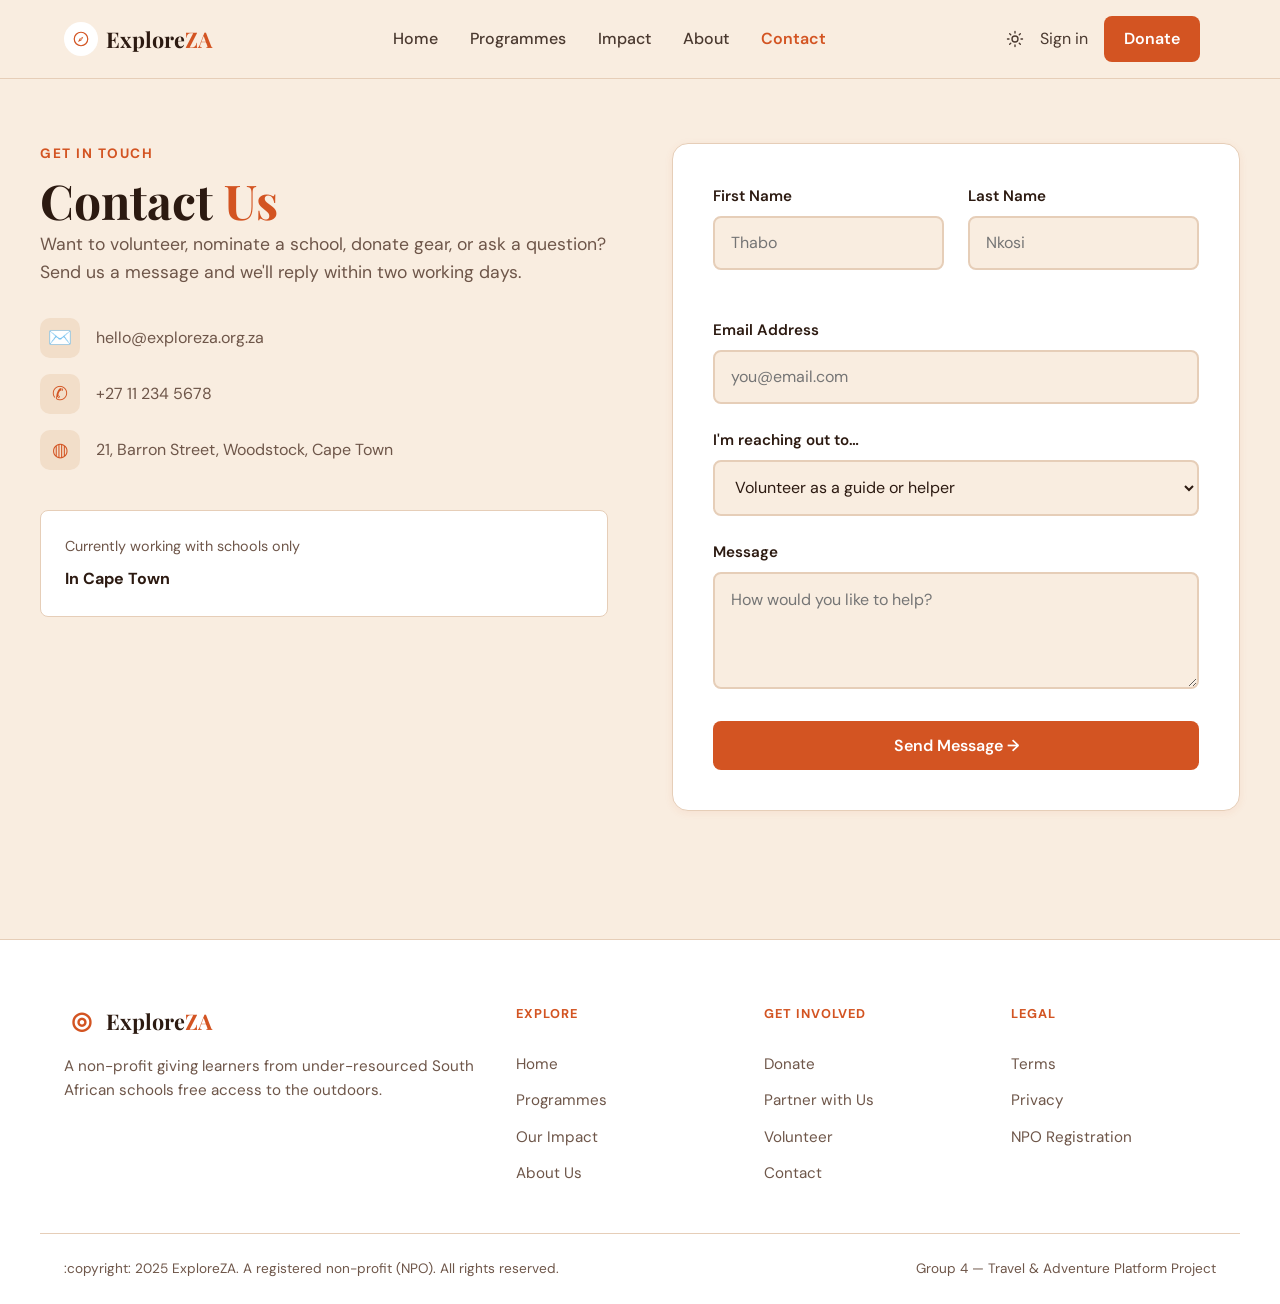
<file: contact.html>
<!DOCTYPE html>
<html lang="en" data-theme="dark">
<head>
<meta charset="UTF-8" />
<meta name="viewport" content="width=device-width, initial-scale=1.0" />
<title>Contact — ExploreZA</title>
<meta name="description" content="ExploreZA is a non-profit giving learners from under-resourced South African schools free access to the outdoors." />
<script>try{var t=localStorage.getItem('exploreza-theme');if(t)document.documentElement.setAttribute('data-theme',t);}catch(e){}</script>
<link rel="preconnect" href="https://fonts.googleapis.com" />
<link rel="preconnect" href="https://fonts.gstatic.com" crossorigin />
<link href="https://fonts.googleapis.com/css2?family=Playfair+Display:ital,wght@0,500;0,600;0,700;0,800;0,900;1,500;1,600&family=DM+Sans:ital,opsz,wght@0,9..40,400;0,9..40,500;0,9..40,600;0,9..40,700&family=DM+Mono:wght@400;500&display=swap" rel="stylesheet" />
<link rel="stylesheet" href="style1.css" />
</head>
<body data-active-page="contact">
  <header class="nav" id="topnav">
    <div class="nav__inner">
      <a href="index.html" class="brand" aria-label="ExploreZA home">
        <span class="brand__mark" aria-hidden="true">
          <svg viewBox="0 0 24 24" width="20" height="20" fill="none">
            <circle cx="12" cy="12" r="9" stroke="currentColor" stroke-width="1.6"/>
            <path d="M15 9l-2.2 4.8L8 16l2.2-4.8L15 9z" fill="currentColor"/>
            <circle cx="12" cy="12" r="1.1" fill="var(--bg)"/>
          </svg>
        </span>
        <span class="brand__word">Explore<span class="brand__za">ZA</span></span>
      </a>
      <nav class="nav__links" aria-label="Primary">
        <a class="nav__link" data-nav="home" href="index.html">Home</a>
        <a class="nav__link" data-nav="programmes" href="programmes.html">Programmes</a>
        <a class="nav__link" data-nav="impact" href="impact.html">Impact</a>
        <a class="nav__link" data-nav="about" href="about.html">About</a>
        <a class="nav__link active" data-nav="contact" href="contact.html">Contact</a>
      </nav>
      <div class="nav__actions">
        <button class="theme-toggle" id="themeToggle" aria-label="Toggle light and dark mode" title="Switch theme">
          <svg class="theme-toggle__sun" viewBox="0 0 24 24" width="18" height="18" fill="none" stroke="currentColor" stroke-width="1.8" stroke-linecap="round"><circle cx="12" cy="12" r="4"/><path d="M12 2v2M12 20v2M4.9 4.9l1.4 1.4M17.7 17.7l1.4 1.4M2 12h2M20 12h2M4.9 19.1l1.4-1.4M17.7 6.3l1.4-1.4"/></svg>
          <svg class="theme-toggle__moon" viewBox="0 0 24 24" width="18" height="18" fill="none" stroke="currentColor" stroke-width="1.8" stroke-linecap="round" stroke-linejoin="round"><path d="M21 12.8A9 9 0 1 1 11.2 3a7 7 0 0 0 9.8 9.8z"/></svg>
        </button>
        <a class="nav__signin" href="signin.html">Sign in</a>
        <a class="btn btn--primary nav__join" href="donate.html">Donate</a>
        <div class="nav__account" id="navAccount" hidden>
        </div>
        <button class="nav__burger" id="navBurger" aria-label="Open menu" aria-expanded="false"><span></span><span></span><span></span></button>
      </div>
    </div>
    <nav class="nav__mobile" id="navMobile" aria-label="Mobile">
      <a class="nav__link" href="index.html">Home</a>
      <a class="nav__link" href="programmes.html">Programmes</a>
      <a class="nav__link" href="impact.html">Impact</a>
      <a class="nav__link" href="about.html">About</a>
      <a class="nav__link" href="contact.html">Contact</a>
      <a class="nav__link" href="donate.html">Donate</a>
      <a class="nav__link" href="signin.html">Sign in</a>
    </nav>
  </header>
  <main id="main">
    <div class="container section contact">
      <div class="contact__intro">
        <span class="eyebrow">Get in touch</span>
        <h1 class="display-xl">Contact <span class="accent">Us</span></h1>
        <p>Want to volunteer, nominate a school, donate gear, or ask a question? Send us a message and we'll reply within two working days.</p>
        <ul class="contact__list">
          <li><span class="contact__ico">✉️</span> hello@exploreza.org.za</li>
          <li><span class="contact__ico">✆</span> +27 11 234 5678</li>
          <li><span class="contact__ico">◍</span> 21, Barron Street, Woodstock, Cape Town</li>
        </ul>
        <div class="contact__photo" aria-hidden="true">
          <span class="contact__photo-label"> Currently working with schools only </span>
          <strong>In Cape Town</strong>
        </div>
      </div>
      
      <form class="contact__form card" id="contactForm" novalidate>
        <div class="field-row">
          <div class="field"><label for="cFn">First Name</label><input id="cFn" type="text" placeholder="Thabo" required /></div>
          <div class="field"><label for="cLn">Last Name</label><input id="cLn" type="text" placeholder="Nkosi" required /></div>
        </div>
        <div class="field"><label for="cEmail2">Email Address</label><input id="cEmail2" type="email" placeholder="you@email.com" required /></div>
        <div class="field"><label for="cReason">I'm reaching out to…</label>
          <select id="cReason">
            <option>Volunteer as a guide or helper</option>
            <option>Nominate a school or learners</option>
            <option>Donate gear or transport</option>
            <option>Ask about corporate partnership</option>
            <option>Something else</option>
          </select>
        </div>
        <div class="field"><label for="cMsg2">Message</label><textarea id="cMsg2" rows="4" placeholder="How would you like to help?"></textarea></div>
        <button type="submit" class="btn btn--primary btn--block btn--lg">Send Message →</button>
        <p class="form__success" id="contactSuccess" hidden>✓ Thanks — your message has been sent. We'll be in touch soon.</p>
      </form>
    </div>
  </main>
  <footer class="footer" id="footer">
    <div class="container footer__inner">
      <div class="footer__brand">
        <a href="index.html" class="brand"><span class="brand__mark accent">◎</span> <span class="brand__word">Explore<span class="brand__za">ZA</span></span></a>
        <p>A non-profit giving learners from under-resourced South African schools free access to the outdoors.</p>
      </div>
      <nav class="footer__col">
        <span class="footer__head">Explore</span>
        <a class="footer__link" href="index.html">Home</a>
        <a class="footer__link" href="programmes.html">Programmes</a>
        <a class="footer__link" href="impact.html">Our Impact</a>
        <a class="footer__link" href="about.html">About Us</a>
      </nav>
      <nav class="footer__col">
        <span class="footer__head">Get Involved</span>
        <a class="footer__link" href="donate.html">Donate</a>
        <a class="footer__link" href="donate.html#partner">Partner with Us</a>
        <a class="footer__link" href="contact.html">Volunteer</a>
        <a class="footer__link" href="contact.html">Contact</a>
      </nav>
      <nav class="footer__col">
        <span class="footer__head">Legal</span>
        <a class="footer__link" href="terms.html">Terms</a>
        <a class="footer__link" href="privacy.html">Privacy</a>
        <a class="footer__link" href="contact.html">NPO Registration</a>
      </nav>
    </div>
    <div class="container footer__bottom">
      <span>:copyright: 2025 ExploreZA. A registered non-profit (NPO). All rights reserved.</span>
      <span>Group 4 — Travel &amp; Adventure Platform Project</span>
    </div>
  </footer>

<div class="toast" id="toast" hidden></div>
<script>
// light and dark mode
const themeToggles = document.querySelectorAll('#themeToggle, #theme-toggle');
const html = document.documentElement;

// Get saved theme or system preference
const savedTheme = localStorage.getItem('exploreza-theme') ||
(window.matchMedia('(prefers-color-scheme: dark)').matches ? 'dark' : 'light');

function setTheme(theme) {
html.setAttribute('data-theme', theme);
localStorage.setItem('exploreza-theme', theme);

// Update all sun/moon icons on page
document.querySelectorAll('.theme-toggle__sun, #sun-icon').forEach(icon => {
icon.style.display = theme === 'dark' ? 'none' : 'block';
});
document.querySelectorAll('.theme-toggle__moon, #moon-icon').forEach(icon => {
icon.style.display = theme === 'dark' ? 'block' : 'none';
});
}

// Set initial theme on load
setTheme(savedTheme);

// Add click listener to ALL toggle buttons
themeToggles.forEach(toggle => {
toggle.addEventListener('click', () => {
const currentTheme = html.getAttribute('data-theme');
setTheme(currentTheme === 'dark' ? 'light' : 'dark');
});
});

// mobile menu toggle
const navBurger = document.getElementById('navBurger');
const mobileMenuBtn = document.getElementById('mobile-menu-btn');
const closeMenuBtn = document.getElementById('close-menu');
const mobileMenu = document.getElementById('navMobile') || document.getElementById('mobile-menu');

function toggleMobileMenu() {
if (mobileMenu) {
mobileMenu.classList.toggle('active');
const isOpen = mobileMenu.classList.contains('active');
if (navBurger) navBurger.setAttribute('aria-expanded', isOpen);
}
}

if (navBurger) navBurger.addEventListener('click', toggleMobileMenu);
if (mobileMenuBtn) mobileMenuBtn.addEventListener('click', toggleMobileMenu);
if (closeMenuBtn) closeMenuBtn.addEventListener('click', toggleMobileMenu);

// Close menu when clicking links
document.querySelectorAll('#navMobile a, #mobile-menu a').forEach(link => {
link.addEventListener('click', () => {
if (mobileMenu) mobileMenu.classList.remove('active');
});
});



// smooth scroll
document.querySelectorAll('a[href^="#"]').forEach(anchor => {
anchor.addEventListener('click', function (e) {
const href = this.getAttribute('href');
if (href === '#') return;
e.preventDefault();
const target = document.querySelector(href);
if (target) {
target.scrollIntoView({
behavior: 'smooth',
block: 'start'
});
}
});
});




// Frequency toggle
const freqBtns = document.querySelectorAll('.freq');
freqBtns.forEach(btn => {
btn.addEventListener('click', () => {
freqBtns.forEach(b => b.classList.remove('freq--active'));
btn.classList.add('freq--active');
});
});


// toaster helper
function showToast(message) {
const toast = document.getElementById('toast');
if (toast) {
toast.textContent = message;
toast.hidden = false;
setTimeout(() => toast.hidden = true, 3000);
}
}
</script>

</body>
</html>
</file>
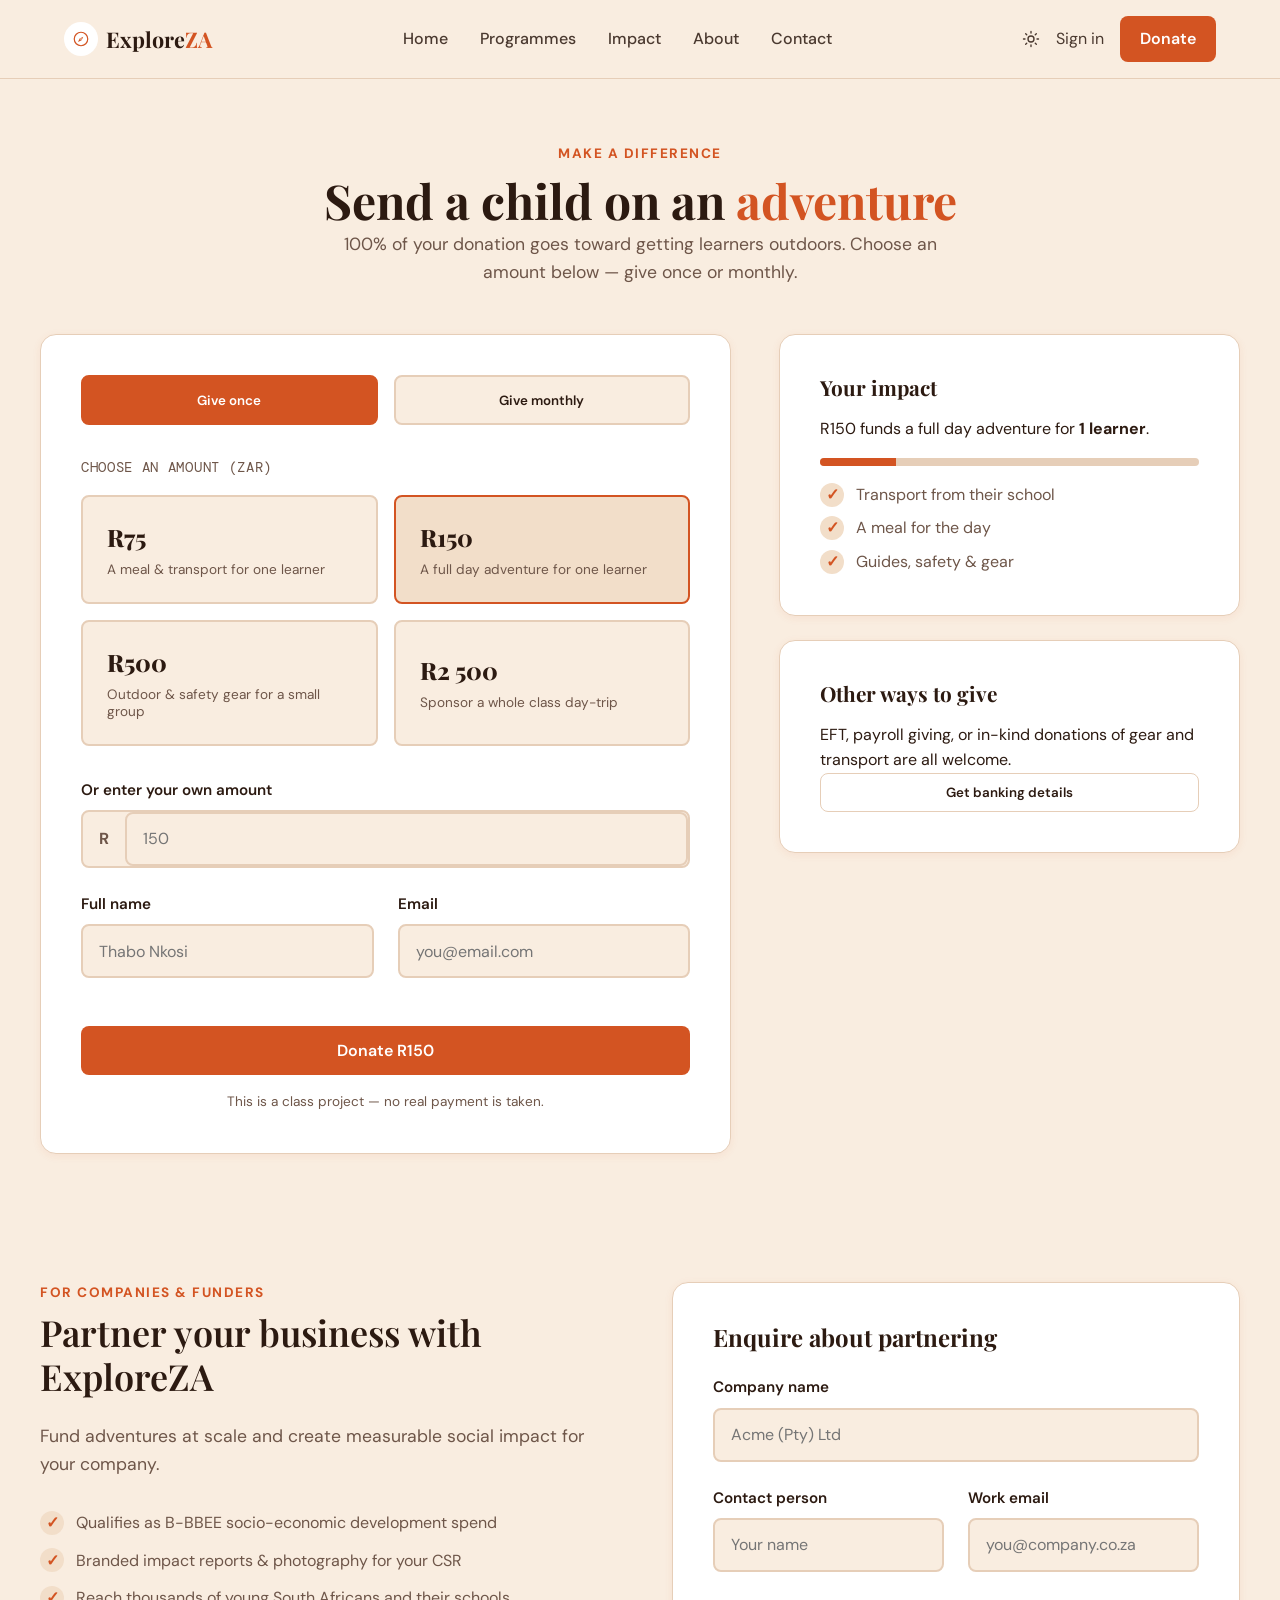
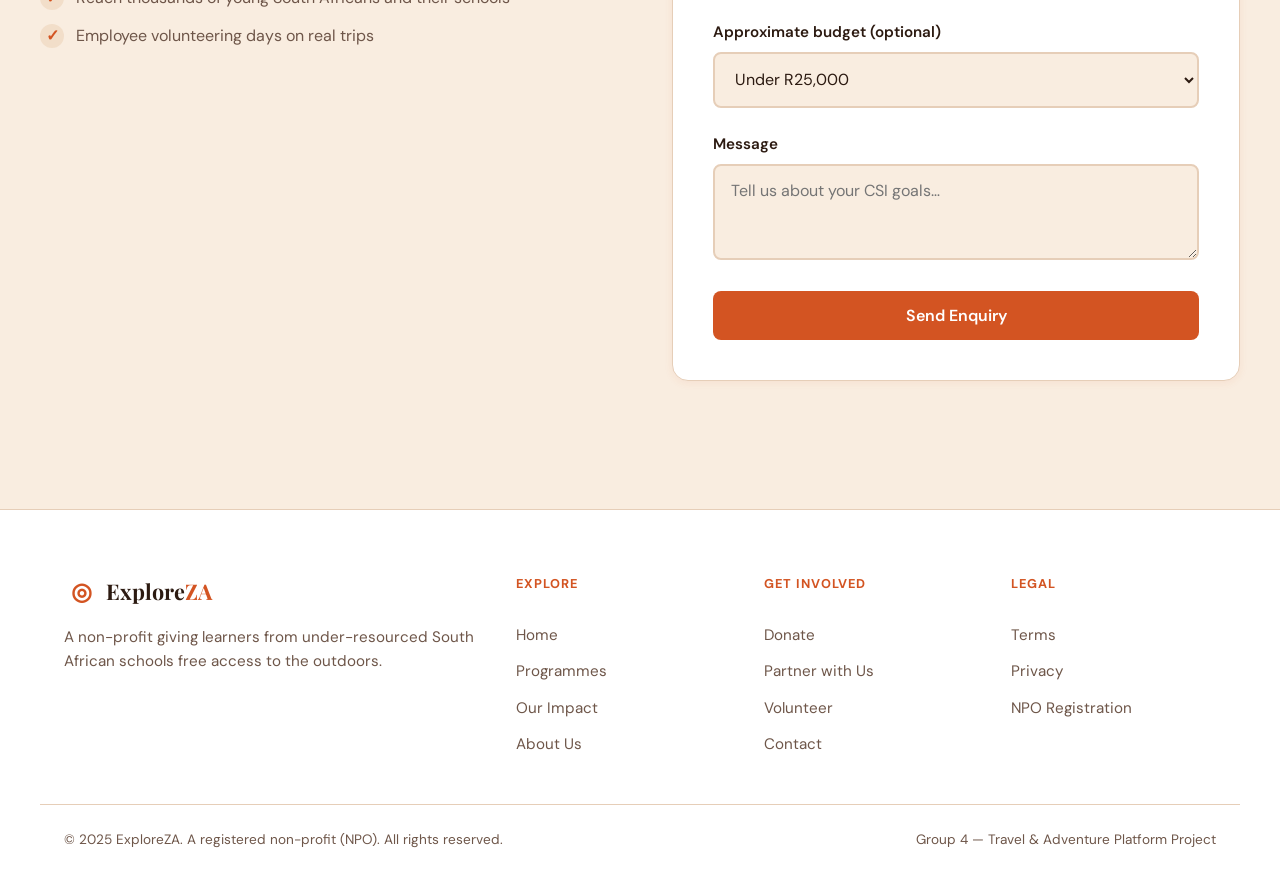
<file: donate.html>
<!DOCTYPE html>
<html lang="en" data-theme="dark">
<head>
<meta charset="UTF-8" />
<meta name="viewport" content="width=device-width, initial-scale=1.0" />
<title>Donate — ExploreZA</title>
<meta name="description" content="ExploreZA is a non-profit giving learners from under-resourced South African schools free access to the outdoors." />
<script>try{var t=localStorage.getItem('exploreza-theme');if(t)document.documentElement.setAttribute('data-theme',t);}catch(e){}</script>
<link rel="preconnect" href="https://fonts.googleapis.com" />
<link rel="preconnect" href="https://fonts.gstatic.com" crossorigin />
<link href="https://fonts.googleapis.com/css2?family=Playfair+Display:ital,wght@0,500;0,600;0,700;0,800;0,900;1,500;1,600&family=DM+Sans:ital,opsz,wght@0,9..40,400;0,9..40,500;0,9..40,600;0,9..40,700&family=DM+Mono:wght@400;500&display=swap" rel="stylesheet" />
<link rel="stylesheet" href="style1.css" />
</head>
<body data-active-page="donate">
<header class="nav" id="topnav">
  <div class="nav__inner">
    <a href="index.html" class="brand" aria-label="ExploreZA home">
      <span class="brand__mark" aria-hidden="true">
        <svg viewBox="0 0 24 24" width="20" height="20" fill="none">
          <circle cx="12" cy="12" r="9" stroke="currentColor" stroke-width="1.6"/>
          <path d="M15 9l-2.2 4.8L8 16l2.2-4.8L15 9z" fill="currentColor"/>
          <circle cx="12" cy="12" r="1.1" fill="var(--bg)"/>
        </svg>
      </span>
      <span class="brand__word">Explore<span class="brand__za">ZA</span></span>
    </a>
    <nav class="nav__links" aria-label="Primary">
      <a class="nav__link" data-nav="home" href="index.html">Home</a>
      <a class="nav__link" data-nav="programmes" href="programmes.html">Programmes</a>
      <a class="nav__link" data-nav="impact" href="impact.html">Impact</a>
      <a class="nav__link" data-nav="about" href="about.html">About</a>
      <a class="nav__link" data-nav="contact" href="contact.html">Contact</a>
    </nav>
    <div class="nav__actions">
      <button class="theme-toggle" id="themeToggle" aria-label="Toggle light and dark mode" title="Switch theme">
        <svg class="theme-toggle__sun" viewBox="0 0 24 24" width="18" height="18" fill="none" stroke="currentColor" stroke-width="1.8" stroke-linecap="round"><circle cx="12" cy="12" r="4"/><path d="M12 2v2M12 20v2M4.9 4.9l1.4 1.4M17.7 17.7l1.4 1.4M2 12h2M20 12h2M4.9 19.1l1.4-1.4M17.7 6.3l1.4-1.4"/></svg>
        <svg class="theme-toggle__moon" viewBox="0 0 24 24" width="18" height="18" fill="none" stroke="currentColor" stroke-width="1.8" stroke-linecap="round" stroke-linejoin="round"><path d="M21 12.8A9 9 0 1 1 11.2 3a7 7 0 0 0 9.8 9.8z"/></svg>
      </button>
      <a class="nav__signin" href="signin.html">Sign in</a>
      <a class="btn btn--primary nav__join" href="donate.html">Donate</a>
      <button class="nav__burger" id="navBurger" aria-label="Open menu" aria-expanded="false"><span></span><span></span></button>
    </div>
  </div>
  <nav class="nav__mobile" id="navMobile" aria-label="Mobile">
    <a class="nav__link" href="index.html">Home</a>
    <a class="nav__link" href="programmes.html">Programmes</a>
    <a class="nav__link" href="impact.html">Impact</a>
    <a class="nav__link" href="about.html">About</a>
    <a class="nav__link" href="contact.html">Contact</a>
    <a class="nav__link" href="donate.html">Donate</a>
    <a class="nav__link" href="signin.html">Sign in</a>
  </nav>
</header>

<main id="main">
  <div class="container section">
    <div class="section__head center">
      <span class="eyebrow">Make a difference</span>
      <h1 class="display-xl">Send a child on an <span class="accent">adventure</span></h1>
      <p class="section__sub">100% of your donation goes toward getting learners outdoors. Choose an amount below — give once or monthly.</p>
    </div>

    <div class="donate">
      <form class="donate__form card" id="donateForm" novalidate>
        <div class="donate__freq" id="donateFreq">
          <button type="button" class="freq freq--active" data-freq="once">Give once</button>
          <button type="button" class="freq" data-freq="monthly">Give monthly</button>
        </div>

        <span class="mono-label">Choose an amount (ZAR)</span>
        <div class="tiers" id="tiers">
          <button type="button" class="tier" data-amount="75"><strong>R75</strong><em>A meal &amp; transport for one learner</em></button>
          <button type="button" class="tier tier--active" data-amount="150"><strong>R150</strong><em>A full day adventure for one learner</em></button>
          <button type="button" class="tier" data-amount="500"><strong>R500</strong><em>Outdoor &amp; safety gear for a small group</em></button>
          <button type="button" class="tier" data-amount="2500"><strong>R2 500</strong><em>Sponsor a whole class day-trip</em></button>
        </div>

        <div class="field">
          <label for="customAmt">Or enter your own amount</label>
          <div class="amount-input">
            <span>R</span>
            <input id="customAmt" type="number" min="10" inputmode="numeric" placeholder="150" />
          </div>
        </div>

        <div class="field-row">
          <div class="field"><label for="dName">Full name</label><input id="dName" type="text" placeholder="Thabo Nkosi" required /></div>
          <div class="field"><label for="dEmail">Email</label><input id="dEmail" type="email" placeholder="you@email.com" required /></div>
        </div>

        <button type="submit" class="btn btn--primary btn--block btn--lg" id="donateBtn">Donate R150</button>
        <p class="donate__note">This is a class project — no real payment is taken.</p>
        <p class="form__success" id="donateSuccess" hidden></p>
      </form>

      <aside class="donate__aside">
        <div class="card impact-card">
          <h3>Your impact</h3>
          <p id="impactLine">R150 funds a full day adventure for <strong>1 learner</strong>.</p>
          <div class="impact-bar"><span id="impactFill"></span></div>
          <ul class="ticklist ticklist--tight">
            <li>Transport from their school</li>
            <li>A meal for the day</li>
            <li>Guides, safety &amp; gear</li>
          </ul>
        </div>
        <div class="card give-ways">
          <h3>Other ways to give</h3>
          <p>EFT, payroll giving, or in-kind donations of gear and transport are all welcome.</p>
          <button class="btn btn--ghost btn--block" data-page="contact">Get banking details</button>
        </div>
      </aside>
    </div>
  </div>

  <div class="container section" id="partner">
    <div class="partner">
      <div class="partner__text">
        <span class="eyebrow">For companies &amp; funders</span>
        <h2 class="display-lg">Partner your business with ExploreZA</h2>
        <p>Fund adventures at scale and create measurable social impact for your company.</p>
        <ul class="ticklist">
          <li>Qualifies as B-BBEE socio-economic development spend</li>
          <li>Branded impact reports &amp; photography for your CSR</li>
          <li>Reach thousands of young South Africans and their schools</li>
          <li>Employee volunteering days on real trips</li>
        </ul>
      </div>
      <form class="partner__form card" id="partnerForm" novalidate>
        <h3>Enquire about partnering</h3>
        <div class="field"><label for="pCompany">Company name</label><input id="pCompany" type="text" placeholder="Acme (Pty) Ltd" required /></div>
        <div class="field-row">
          <div class="field"><label for="pName">Contact person</label><input id="pName" type="text" placeholder="Your name" required /></div>
          <div class="field"><label for="pEmail">Work email</label><input id="pEmail" type="email" placeholder="you@company.co.za" required /></div>
        </div>
        <div class="field"><label for="pBudget">Approximate budget (optional)</label>
          <select id="pBudget">
            <option>Under R25,000</option>
            <option>R25,000 – R100,000</option>
            <option>R100,000 – R500,000</option>
            <option>R500,000+</option>
          </select>
        </div>
        <div class="field"><label for="pMsg">Message</label><textarea id="pMsg" rows="3" placeholder="Tell us about your CSI goals…"></textarea></div>
        <button type="submit" class="btn btn--primary btn--block btn--lg">Send Enquiry</button>
        <p class="form__success" id="partnerSuccess" hidden>✓ Thank you — our partnerships team will be in touch.</p>
      </form>
    </div>
  </div>
</main>

<footer class="footer" id="footer">
  <div class="container footer__inner">
    <div class="footer__brand">
      <a href="index.html" class="brand"><span class="brand__mark accent">◎</span> <span class="brand__word">Explore<span class="brand__za">ZA</span></span></a>
      <p>A non-profit giving learners from under-resourced South African schools free access to the outdoors.</p>
    </div>
    <nav class="footer__col">
      <span class="footer__head">Explore</span>
      <a class="footer__link" href="index.html">Home</a>
      <a class="footer__link" href="programmes.html">Programmes</a>
      <a class="footer__link" href="impact.html">Our Impact</a>
      <a class="footer__link" href="about.html">About Us</a>
    </nav>
    <nav class="footer__col">
      <span class="footer__head">Get Involved</span>
      <a class="footer__link" href="donate.html">Donate</a>
      <a class="footer__link" href="donate.html#partner">Partner with Us</a>
      <a class="footer__link" href="contact.html">Volunteer</a>
      <a class="footer__link" href="contact.html">Contact</a>
    </nav>
    <nav class="footer__col">
      <span class="footer__head">Legal</span>
      <a class="footer__link" href="terms.html">Terms</a>
      <a class="footer__link" href="privacy.html">Privacy</a>
      <a class="footer__link" href="contact.html">NPO Registration</a>
    </nav>
  </div>
  <div class="container footer__bottom">
    <span>© 2025 ExploreZA. A registered non-profit (NPO). All rights reserved.</span>
    <span>Group 4 — Travel &amp; Adventure Platform Project</span>
  </div>
</footer>

<div class="toast" id="toast" hidden></div>
<script>
// light and dark mode
const themeToggles = document.querySelectorAll('#themeToggle, #theme-toggle');
const html = document.documentElement;

// Get saved theme or system preference
const savedTheme = localStorage.getItem('exploreza-theme') ||
(window.matchMedia('(prefers-color-scheme: dark)').matches ? 'dark' : 'light');

function setTheme(theme) {
html.setAttribute('data-theme', theme);
localStorage.setItem('exploreza-theme', theme);

// Update all sun/moon icons on page
document.querySelectorAll('.theme-toggle__sun, #sun-icon').forEach(icon => {
icon.style.display = theme === 'dark' ? 'none' : 'block';
});
document.querySelectorAll('.theme-toggle__moon, #moon-icon').forEach(icon => {
icon.style.display = theme === 'dark' ? 'block' : 'none';
});
}

// Set initial theme on load
setTheme(savedTheme);

// Add click listener to ALL toggle buttons
themeToggles.forEach(toggle => {
toggle.addEventListener('click', () => {
const currentTheme = html.getAttribute('data-theme');
setTheme(currentTheme === 'dark' ? 'light' : 'dark');
});
});

//mobile menu toggle
</file>
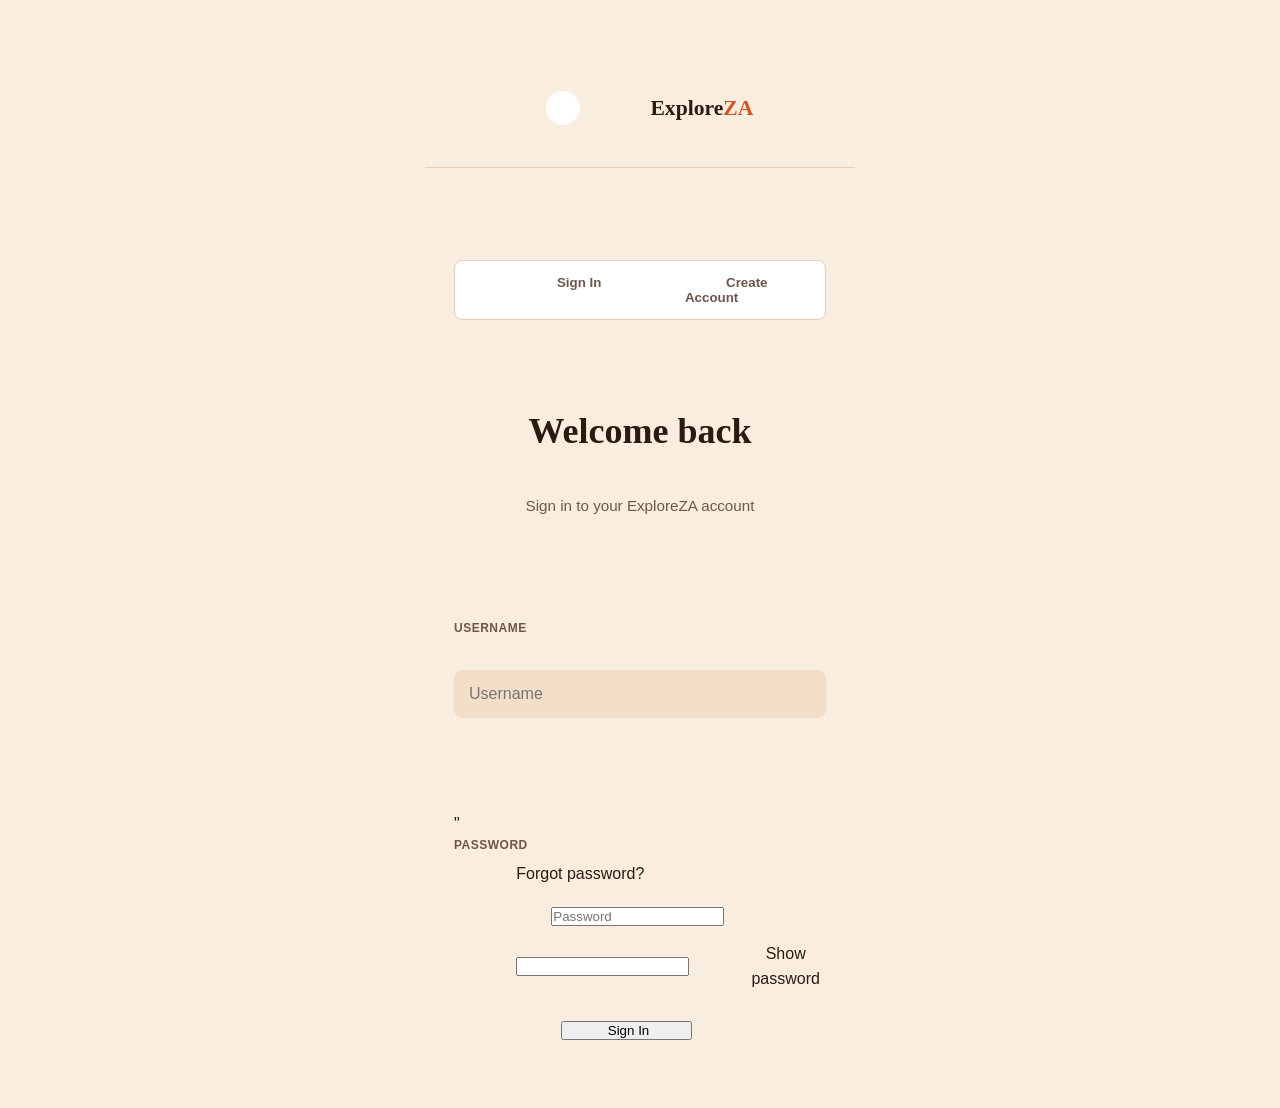
<file: sign-in.html>
<!doctype html>
<html lang="en" data-theme="light">
  <head>
    <meta charset="utf-8" />
    <meta name="viewport" content="width=device-width, initial-scale=1" />
    <title>Sign In / Register — ExploreZA</title>
    <link rel="preconnect" href="https://fonts.googleapis.com" />
    <link rel="preconnect" href="https://fonts.gstatic.com" crossorigin />
    <link
      href="https://fonts.googleapis.com/css2?family=Playfair+Display:wght@600;700&family=DM+Sans:wght@400;500;700&display=swap"
      rel="stylesheet"
    />
    <link rel="stylesheet" href="style-2.css" />
    <script>
      try {
        var t = localStorage.getItem("exploreza-theme");
        if (t) document.documentElement.setAttribute("data-theme", t);
      } catch (e) {}
    </script>
  </head>
  <body class="login-body">
    <header class="nav" id="topnav">
      <div class="nav__inner container">
        <a href="index.html" class="brand" aria-label="ExploreZA home">
          <span class="brand__mark" aria-hidden="true">
            <svg viewBox="0 0 24 24" width="20" height="20" fill="none">
              <circle
                cx="12"
                cy="12"
                r="9"
                stroke="currentColor"
                stroke-width="1.6"
              />
              <path d="M15 9l-2.2 4.8L8 16l2.2-4.8L15 9z" fill="currentColor" />
              <circle cx="12" cy="12" r="1.1" fill="var(--bg)" />
            </svg>
          </span>
          <span class="brand__word"
            >Explore<span class="brand__za">ZA</span></span
          >
        </a>
      </div>
    </header>

    <div class="auth-wrapper">
      <!-- UI Sliding Toggle Track Matching Screenshot -->
      <div class="auth-toggle">
        <button
          id="tab-signin"
          class="active"
          onclick="switchAuthTab('signin')"
        >
          Sign In
        </button>
        <button id="tab-signup" onclick="switchAuthTab('signup')">
          Create Account
        </button>
      </div>

      <!-- Sign In Segment View -->
      <div id="form-signin-container">
        <h1>Welcome back</h1>
        <p class="auth-subtitle">Sign in to your ExploreZA account</p>

        <form
          id="login-form"
          action=""
          method="post"
          onsubmit="validateLogin(event)"
        >
          <div class="tbox">
            <label for="uname">Username</label>
            <input id="uname" type="text" placeholder="Username" required />
          </div>
          <div class="tbox">
            <div
              style="display: flex; justify-content: space-between ; align-items: center;"></div>"
              <label for="pwd">Password</label>
              <a
                class="forgot-link"
                href="#"
                style="font-size: 0.75rem; margin-bottom: 6px"
                >Forgot password?</a
              >
            </div>
            <input id="pwd" type="password" placeholder="Password" required />
            <div class="password-toggle">
              <input
                type="checkbox"
                id="showPwd"
                onchange="togglePasswordVisibility()"
              />
              <label for="showPwd">Show password</label>
            </div>
          </div>
          <button
            class="btn btn--primary"
            type="submit"
            style="margin-top: 12px"
          >
            Sign In
          </button>
        </form>
      </div>

      <!-- Create Account Segment View -->
      <div id="form-signup-container" style="display: none">
        <h1>Join the journey</h1>
        <p class="auth-subtitle">Create an account to start exploring</p>

        <form id="register-form" onsubmit="validateRegister(event)">
          <div class="tbox">
            <label for="reg-name">Full Name</label>
            <input id="reg-name" type="text" placeholder="Your Name" required />
          </div>
          <div class="tbox">
            <label for="reg-email">Email Address</label>
            <input
              id="reg-email"
              type="email"
              placeholder="you@example.com"
              required
            />
          </div>
          <div class="tbox">
            <label for="reg-pwd">Password</label>
            <input
              id="reg-pwd"
              type="password"
              placeholder="Create Password"
              required
            />
          </div>
          <button
            class="btn btn--primary"
            type="submit"
            style="margin-top: 12px"
          >
            Create Account
          </button>
        </form>
      </div>
    </div>

    <!-- Intact Alert Modal Block -->
    <div class="modal">
      <div class="modal-header">
        <img
          src="alert_icon.png"
          alt=""
          onerror="this.style.display = 'none'"
        />
      </div>
      <p>Incorrect username or password</p>
      <button
        class="btn btn--primary"
        type="button"
        onclick="dismissModal()"
        style="margin-top: 16px"
      >
        TRY AGAIN
      </button>
    </div>

    <script>
      function switchAuthTab(type) {
        const signInBox = document.getElementById("form-signin-container");
        const signUpBox = document.getElementById("form-signup-container");
        const tabSignIn = document.getElementById("tab-signin");
        const tabSignUp = document.getElementById("tab-signup");

        if (type === "signin") {
          signInBox.style.display = "block";
          signUpBox.style.display = "none";
          tabSignIn.classList.add("active");
          tabSignUp.classList.remove("active");
        } else {
          signInBox.style.display = "none";
          signUpBox.style.display = "block";
          tabSignIn.classList.remove("active");
          tabSignUp.classList.add("active");
        }
      }

      function validateLogin(event) {
        event.preventDefault(); // Stop raw submission reloads
        var username = document.getElementById("uname").value;
        var password = document.getElementById("pwd").value;

        if (username === "ExploreZA" && password === "exploreza123") {
          window.location.href = "index.html";
        } else {
          document.querySelector(".modal").style.display = "block";
        }
      }

      function validateRegister(event) {
        event.preventDefault();
        window.location.href = "index.html";
      }

      function togglePasswordVisibility() {
        const passwordInput = document.getElementById("pwd");
        const showPassword = document.getElementById("showPwd").checked;
        passwordInput.type = showPassword ? "text" : "password";
      }

      function dismissModal() {
        document.querySelector(".modal").style.display = "none";
      }
    </script>
  </body>
</html>
</file>
<file: style1.css>
@import url('https://fonts.googleapis.com/css2?family=Playfair+Display:ital,wght@0,500;0,600;0,700;0,800;0,900;1,500;1,600&family=DM+Sans:ital,opsz,wght@0,9..40,400;0,9..40,500;0,9..40,600;0,9..40,700&family=DM+Mono:wght@400;500&display=swap');

:root {
  /* CSS colors */
  --bg: #f9ede0;
  --surface: #ffffff;
  --surface-muted: #f2dec9;
  --text: #2c1a11;
  --text-muted: #6e5649;
  --text-light: #6e5649;
  --text-white: #ffffff;
  --primary: #d35422;
  --primary-hover: #b84318;
  --primary-light: #e66734;
  --border: #e6ceb8;
  --border-light: #f2dec9;
  --font-display: "Playfair Display", serif;
  --font-sans: "DM Sans", sans-serif;
  --font-mono: "DM Mono", monospace;
  --radius: 8px;
  --radius-sm: 6px;
  --radius-lg: 16px;
  --transition: all 0.25s ease;
  --shadow-sm: 0 2px 8px rgba(211, 84, 34, 0.08);
  --shadow-md: 0 4px 16px rgba(211, 84, 34, 0.12);
  --shadow-lg: 0 12px 32px rgba(211, 84, 34, 0.18);
  --hero-overlay: linear-gradient(135deg, rgba(44, 26, 17, 0.7) 0%, rgba(44, 26, 17, 0.4) 100%);
}

[data-theme="dark"] {
  --bg: #16110e;
  --surface: #231b17;
  --surface-muted: #2f241f;
  --text: #f5ebd3;
  --text-muted: #baab9a;
  --text-light: #baab9a;
  --text-white: #f5ebd3;
  --primary: #e66734;
  --primary-hover: #f07e52;
  --primary-light: #f07e52;
  --border: #3d2f28;
  --border-light: #2f241f;
  --shadow-sm: 0 2px 8px rgba(0, 0, 0, 0.4);
  --shadow-md: 0 4px 16px rgba(0, 0, 0, 0.5);
  --shadow-lg: 0 12px 32px rgba(0, 0, 0, 0.6);
  --hero-overlay: linear-gradient(135deg, rgba(22, 17, 14, 0.85) 0%, rgba(22, 17, 14, 0.6) 100%);
}

* { box-sizing: border-box; margin: 0; padding: 0; }
html { scroll-behavior: smooth; }
body {
  background-color: var(--bg);
  color: var(--text);
  font-family: var(--font-sans);
  line-height: 1.6;
  transition: var(--transition);
}
h1, h2, h3, h4, h5 { font-family: var(--font-display); font-weight: 700; line-height: 1.2; }
img { max-width: 100%; display: block; }
a { color: inherit; text-decoration: none; }
button { font-family: var(--font-sans); cursor: pointer; border: none; }
ul { list-style: none; }
.container { width: 100%; max-width: 1200px; margin: 0 auto; padding: 0 24px; }
.section { padding: 64px 0; }
.center { text-align: center; }

/* Typography */
.display-xl { font-family: var(--font-display); font-size: 3rem; font-weight: 700; }
.display-lg { font-family: var(--font-display); font-size: 2.25rem; font-weight: 600; margin-bottom: 24px; }
.eyebrow {
  font-size: 0.85rem;
  text-transform: uppercase;
  letter-spacing: 1.5px;
  color: var(--primary);
  font-weight: 700;
  display: block;
  margin-bottom: 8px;
}
.accent { color: var(--primary); }
.text-white { color: var(--text-white) !important; }
.text-dark { color: var(--text) !important; }

/* Buttons */
.btn, .btn-primary, .btn-secondary {
  display: inline-flex;
  align-items: center;
  justify-content: center;
  padding: 10px 20px;
  border-radius: var(--radius);
  font-weight: 600;
  cursor: pointer;
  border: none;
  transition: var(--transition);
}
.btn--primary, .btn-primary { background-color: var(--primary); color: #fff; }
.btn--primary:hover, .btn-primary:hover { background-color: var(--primary-hover); transform: translateY(-2px); box-shadow: var(--shadow-md); }
.btn--secondary, .btn-secondary {
  background-color: var(--surface);
  color: var(--text);
  border: 1.5px solid var(--border);
}
.btn--secondary:hover, .btn-secondary:hover { background-color: var(--surface-muted); }
.btn--ghost {
  background-color: transparent;
  border: 1.5px solid var(--border);
  color: var(--text);
}
.btn--ghost:hover { background-color: var(--surface-muted); }
.btn--lg, .btn-large { padding: 14px 28px; font-size: 1rem; }
.btn--sm, .btn-small { padding: 8px 16px; font-size: 0.9rem; }
.btn--block { width: 100%; }

/* Navbar sections */
.navbar, .nav {
  position: sticky;
  top: 0;
  background-color: var(--bg);
  border-bottom: 1px solid var(--border);
  z-index: 100;
  padding: 0;
}
.nav-container, .nav__inner {
  max-width: 1200px;
  margin: 0 auto;
  padding: 1rem 1.5rem;
  display: flex;
  align-items: center;
  justify-content: space-between;
}
.nav-logo-group, .brand { display: flex; align-items: center; gap: 8px; font-weight: 700; font-size: 1.35rem; color: var(--text); }
.logo-icon, .brand__mark { font-size: 1.5rem; color: var(--primary); }
.nav-logo-text, .brand__word { font-weight: 700; font-family: var(--font-display); color: var(--text); }
.brand__za { color: var(--primary); }
.nav-links, .nav__links { display: flex; gap: 2rem; }
.nav-link, .nav__link { 
  text-decoration: none; 
  transition: var(--transition); 
  color: var(--text); 
  opacity: 0.85;
  font-weight: 500;
}
.nav-link:hover, .nav__link:hover { 
  opacity: 1; 
  color: var(--primary); 
}
.nav__link[aria-current="page"], 
.nav-link.active,
.nav__link.active { 
  color: var(--primary); 
  opacity: 1;
  font-weight: 600;
}
.nav-actions, .nav__actions { display: flex; align-items: center; gap: 1rem; }
.theme-btn, .theme-toggle {
  background: none;
  border: none;
  color: var(--text);
  cursor: pointer;
  display: flex;
  align-items: center;
  justify-content: center;
  opacity: 0.85;
}
.theme-btn:hover, .theme-toggle:hover { opacity: 1; color: var(--primary); }
.theme-toggle__sun { display: block; }
.theme-toggle__moon { display: none; }
[data-theme="dark"] .theme-toggle__sun { display: none; }
[data-theme="dark"] .theme-toggle__moon { display: block; }
.nav__signin { color: var(--text); opacity: 0.85; }
.nav__signin:hover { color: var(--primary); opacity: 1; }
.nav__join { background: var(--primary); color: #fff; }
.nav__account { display: flex; align-items: center; gap: 0.75rem; }
.nav__avatar {
  width: 36px;
  height: 36px;
  border-radius: 50%;
  background: var(--primary);
  color: #fff;
  display: flex;
  align-items: center;
  justify-content: center;
  font-weight: 700;
}
.nav__signout { background: none; border: none; color: var(--text-muted); font-size: 0.9rem; }
.nav__signout:hover { color: var(--primary); }

/* Mobile Menu */
.mobile-toggle, .nav__burger {
  display: none;
  background: none;
  border: none;
  cursor: pointer;
  font-size: 1.5rem;
  color: var(--text);
  flex-direction: column;
  gap: 4px;
  width: 24px;
  height: 24px;
  padding: 0;
}
.nav__burger span { display: block; width: 100%; height: 2px; background: currentColor; transition: var(--transition); }
.mobile-menu, .nav__mobile {
  display: none;
  position: fixed;
  inset: 0;
  background: var(--bg);
  z-index: 2000;
  transform: translateX(100%);
  transition: transform 0.3s ease;
}
.mobile-menu.active, .nav__mobile.active { transform: translateX(0); }
.mobile-menu-inner { padding: 1rem; }
.mobile-menu-header { display: flex; justify-content: space-between; align-items: center; margin-bottom: 2rem; }
.mobile-close { background: none; border: none; cursor: pointer; font-size: 1.5rem; color: var(--text); }
.mobile-links, .nav__mobile { display: flex; flex-direction: column; gap: 1rem; padding: 2rem 1.5rem; }
.mobile-link { text-decoration: none; padding: 0.5rem 0; display: block; color: var(--text); font-weight: 600; }
.mobile-link.active { color: var(--primary); }
.mobile-divider { border: none; border-top: 1px solid var(--border); margin: 1rem 0; }
.mobile-donate { width: 100%; }

/* Hero Sections */
.hero-section {
  position: relative;
  min-height: 100vh;
  display: flex;
  align-items: center;
  background: url('https://images.unsplash.com/photo-1464822759023-fed622ff2c3b?w=1600') center/cover;
  padding-top: 80px;
}
.hero-section::before { content: ''; position: absolute; inset: 0; background: var(--hero-overlay); }
.hero-container { position: relative; z-index: 1; max-width: 1200px; margin: 0 auto; padding: 0 1.5rem; width: 100%; }
.hero-content { max-width: 800px; }
.hero-title { color: #fff; }
.hero-highlight { color: var(--primary-light); }
.hero-p { font-size: 1.25rem; color: rgba(255, 255, 255, 0.95); margin-bottom: 2.5rem; max-width: 650px; }
.hero-actions { display: flex; gap: 16px; flex-wrap: wrap; margin-bottom: 4rem; }

.about-hero {
  padding: 100px 0;
  text-align: center;
  background-color: var(--surface-muted);
  position: relative;
}
.about-hero__media { position: absolute; inset: 0; background: url('https://images.unsplash.com/photo-1506905925346-21bda4d32df4?w=1600') center/cover; }
.about-hero__scrim { position: absolute; inset: 0; background: var(--hero-overlay); }
.about-hero__content { position: relative; z-index: 1; text-align: center; }
.about-hero__content h1 { color: #fff; }

/* Stats */
.stats-grid { display: grid; grid-template-columns: repeat(3, 1fr); gap: 2rem; }
.stat-card {
  background: rgba(255, 255, 255, 0.1);
  backdrop-filter: blur(10px);
  border: 1px solid rgba(255, 255, 255, 0.2);
  border-radius: var(--radius);
  padding: 1.5rem;
  text-align: center;
}
.stat-number { font-size: 2.5rem; font-weight: 800; color: var(--primary-light); margin-bottom: 0.5rem; font-family: var(--font-display); }
.stat-label { color: rgba(255, 255, 255, 0.9); font-size: 0.9rem; }

/* Statband */
.statband { background: var(--surface); border-top: 1px solid var(--border); border-bottom: 1px solid var(--border); padding: 3rem 0; }
.statband__grid { display: grid; grid-template-columns: repeat(4, 1fr); gap: 2rem; }
.grid { display: grid; gap: 2rem; }
.grid--4 { grid-template-columns: repeat(4, 1fr); }
.grid--3 { grid-template-columns: repeat(3, 1fr); }
.stat { text-align: center; }
.stat__num { display: block; font-size: 2.5rem; font-weight: 800; color: var(--primary); font-family: var(--font-display); margin-bottom: 0.5rem; }
.stat__label { display: block; color: var(--text-muted); font-size: 0.95rem; }

/* Sections */
.info-section { background: var(--bg); }
.programmes-section { background: var(--surface-muted); }
.section-header, .section__head { text-align: center; margin-bottom: 3rem; }
.section-title { margin-bottom: 1rem; }
.section-subtitle, .section__sub { font-size: 1.1rem; color: var(--text-muted); max-width: 650px; margin: 0 auto; }

/* Feature Cards */
.features-grid { display: grid; grid-template-columns: repeat(auto-fit, minmax(260px, 1fr)); gap: 2rem; }
.feature-card { background: var(--surface); border: 1px solid var(--border); border-radius: var(--radius-lg); padding: 2rem; text-align: center; transition: var(--transition); }
.feature-card:hover { transform: translateY(-6px); box-shadow: var(--shadow-lg); }
.feature-icon-wrapper { width: 70px; height: 70px; border-radius: 18px; display: flex; align-items: center; justify-content: center; margin: 0 auto 1.5rem; font-size: 1.75rem; }
.bg-orange { background: rgba(211, 84, 34, 0.1); }
.bg-blue { background: rgba(37, 99, 235, 0.1); }
.bg-green { background: rgba(22, 163, 74, 0.1); }
.bg-red { background: rgba(220, 38, 38, 0.1); }
.icon-orange { color: var(--primary); }
.icon-blue { color: #2563eb; }
.icon-green { color: #16a34a; }
.icon-red { color: #dc2626; }
.feature-title { font-size: 1.3rem; margin-bottom: 0.75rem; }
.feature-desc { color: var(--text-muted); font-size: 0.95rem; }

/* Value Cards */
.values { margin-top: 3rem; }
.value-card { background: var(--surface); border: 1px solid var(--border); border-radius: var(--radius-lg); padding: 2rem; text-align: center; transition: var(--transition); }
.value-card:hover { transform: translateY(-4px); box-shadow: var(--shadow-md); }
.value-card__icon { font-size: 3rem; display: block; margin-bottom: 1rem; }
.value-card h3 { font-size: 1.3rem; margin-bottom: 0.75rem; }
.value-card p { color: var(--text-muted); }

/* Programme Cards */
.programmes-grid { 
  display: grid; 
  grid-template-columns: repeat(auto-fit, minmax(340px, 1fr)); 
  gap: 32px; 
}
.prog-card, .programme-card { background: var(--surface); border-radius: var(--radius-lg); overflow: hidden; border: 1px solid var(--border); box-shadow: var(--shadow-sm); transition: var(--transition); display: flex; flex-direction: column; }
.prog-card:hover, .programme-card:hover { transform: translateY(-6px); box-shadow: var(--shadow-lg); }
.prog-card__img-wrapper, .card-img-wrapper { aspect-ratio: 16/10; overflow: hidden; position: relative; }
.prog-card__img-wrapper img, .programme-img { width: 100%; height: 100%; object-fit: cover; transition: transform 0.4s ease; }
.prog-card:hover img, .programme-card:hover .programme-img { transform: scale(1.05); }
.prog-card__tag, .programme-tag {
  position: absolute;
  top: 12px;
  left: 12px;
  padding: 4px 8px;
  font-size: 0.75rem;
  font-weight: 700;
  text-transform: uppercase;
  color: #fff;
  border-radius: 4px;
  background: var(--primary);
}
.prog-card__body, .card-content { padding: 24px; display: flex; flex-direction: column; flex-grow: 1; }
.prog-card__location, .location-tag { display: inline-flex; align-items: center; gap: 0.4rem; background: var(--surface-muted); color: var(--primary); font-size: 0.8rem; font-weight: 600; padding: 0.4rem 0.9rem; border-radius: 8px; margin-bottom: 1rem; }
.prog-card h3, .programme-name { font-family: var(--font-display); font-size: 1.35rem; margin-bottom: 12px; }
.prog-card p, .programme-desc { color: var(--text-muted); font-size: 0.95rem; margin-bottom: 24px; flex-grow: 1; line-height: 1.7; }
.card-action-row { display: flex; justify-content: space-between; align-items: center; gap: 1rem; }
.meta-users { display: flex; align-items: center; gap: 0.5rem; color: var(--text-light); font-size: 0.9rem; }

/* Quote Card */
.quote-card { background: var(--surface); border: 1px solid var(--border); border-radius: 24px; padding: 3rem; max-width: 800px; margin: 0 auto; }
.quote { font-size: 1.3rem; font-style: italic; line-height: 1.7; color: var(--text-muted); margin-bottom: 2rem; }
.quote-by { display: flex; align-items: center; gap: 1rem; }
.avatar { width: 56px; height: 56px; border-radius: 50%; background: var(--primary); color: white; display: flex; align-items: center; justify-content: center; font-weight: 700; font-size: 1.1rem; }
.avatar--sm { width: 48px; height: 48px; font-size: 0.95rem; }
.quote-by div { display: flex; flex-direction: column; }
.quote-by strong { color: var(--text); font-weight: 700; }
.quote-by span { color: var(--text-light); font-size: 0.9rem; }

/* CTA Block */
.cta-block { background: var(--surface-muted); border-radius: 24px; padding: 4rem 2rem; text-align: center; }
.cta-block h2 { margin-bottom: 1rem; }
.cta-block p { font-size: 1.15rem; color: var(--text-muted); margin-bottom: 2rem; }

/* CTA Section */
.cta-section { background: var(--surface); padding: 6rem 1.5rem; text-align: center; }
.cta-container { max-width: 800px; margin: 0 auto; }
.cta-title { margin-bottom: 1.5rem; }
.cta-desc { font-size: 1.15rem; color: var(--text-muted); margin-bottom: 2.5rem; }
.cta-actions { display: flex; gap: 1rem; justify-content: center; flex-wrap: wrap; }

/* Contact Page */
.contact { display: grid; grid-template-columns: 1fr 1fr; gap: 4rem; align-items: start; }
.contact__intro p { font-size: 1.1rem; color: var(--text-muted); margin-bottom: 2rem; }
.contact__list { display: flex; flex-direction: column; gap: 1rem; margin-bottom: 2.5rem; }
.contact__list li { display: flex; align-items: center; gap: 1rem; color: var(--text-muted); }
.contact__ico { width: 40px; height: 40px; background: var(--surface-muted); border-radius: 10px; display: flex; align-items: center; justify-content: center; color: var(--primary); font-size: 1.2rem; }
.contact__photo { background: var(--surface); border: 1px solid var(--border); border-radius: var(--radius); padding: 1.5rem; }
.contact__photo-label { display: block; color: var(--text-light); font-size: 0.9rem; margin-bottom: 0.5rem; }
.contact__photo strong { color: var(--text); }
.contact__form, .card { background: var(--surface); border: 1px solid var(--border); border-radius: var(--radius-lg); padding: 2.5rem; box-shadow: var(--shadow-sm); }

/* Donate Page */
.donate { display: grid; grid-template-columns: 1.5fr 1fr; gap: 3rem; align-items: start; }
.donate__freq { display: flex; gap: 1rem; margin-bottom: 2rem; }
.freq { flex: 1; padding: 0.9rem; border: 2px solid var(--border); background: var(--bg); border-radius: var(--radius); font-weight: 600; color: var(--text); transition: var(--transition); }
.freq--active { background: var(--primary); border-color: var(--primary); color: white; }
.mono-label { display: block; font-family: var(--font-mono); font-size: 0.85rem; text-transform: uppercase; letter-spacing: 0.05em; color: var(--text-light); margin-bottom: 1rem; }
.tiers { display: grid; grid-template-columns: 1fr 1fr; gap: 1rem; margin-bottom: 2rem; }
.tier { padding: 1.5rem; border: 2px solid var(--border); background: var(--bg); border-radius: var(--radius); text-align: left; transition: var(--transition); }
.tier:hover { border-color: var(--primary); }
.tier--active { border-color: var(--primary); background: var(--surface-muted); }
.tier strong { display: block; font-size: 1.5rem; font-weight: 800; color: var(--text); margin-bottom: 0.5rem; font-family: var(--font-display); }
.tier em { display: block; font-size: 0.85rem; color: var(--text-muted); font-style: normal; }
.amount-input { display: flex; align-items: center; border: 2px solid var(--border); border-radius: var(--radius); background: var(--bg); overflow: hidden; }
.amount-input span { padding: 0 1rem; font-weight: 700; color: var(--text-light); }
.amount-input input { flex: 1; border: none; padding: 0.9rem 1rem 0.9rem 0; background: transparent; color: var(--text); font-size: 1rem; }
.donate__note { text-align: center; color: var(--text-light); font-size: 0.85rem; margin-top: 1rem; }
.donate__aside { display: flex; flex-direction: column; gap: 1.5rem; }
.impact-card h3, .give-ways h3 { font-size: 1.3rem; margin-bottom: 1rem; }
.impact-bar { height: 8px; background: var(--border); border-radius: 4px; overflow: hidden; margin: 1rem 0; }
.impact-bar span { display: block; height: 100%; background: var(--primary); width: 20%; transition: width 0.3s ease; }
.ticklist { display: flex; flex-direction: column; gap: 0.75rem; margin-top: 1rem; }
.ticklist li { display: flex; align-items: center; gap: 0.75rem; color: var(--text-muted); }
.ticklist li::before {
  content: '✓';
  width: 24px;
  height: 24px;
  background: var(--surface-muted);
  color: var(--primary);
  border-radius: 50%;
  display: flex;
  align-items: center;
  justify-content: center;
  font-weight: 700;
  flex-shrink: 0;
}
.ticklist--tight { gap: 0.5rem; }

/* Partner Section */
.partner { display: grid; grid-template-columns: 1fr 1fr; gap: 4rem; align-items: start; }
.partner__text p { color: var(--text-muted); font-size: 1.1rem; margin: 1rem 0 2rem; }
.partner__form h3 { font-size: 1.5rem; margin-bottom: 1.5rem; }

/* Forms */
.field-row { display: grid; grid-template-columns: 1fr 1fr; gap: 1.5rem; margin-bottom: 1.5rem; }
.field { margin-bottom: 1.5rem; }
.field label { display: block; font-weight: 600; margin-bottom: 0.5rem; color: var(--text); font-size: 0.95rem; }
.field input,
.field select,
.field textarea {
  width: 100%;
  padding: 0.9rem 1rem;
  border: 2px solid var(--border);
  border-radius: var(--radius);
  background: var(--bg);
  color: var(--text);
  font-size: 1rem;
  font-family: var(--font-sans);
  transition: var(--transition);
}
.field input:focus,
.field select:focus,
.field textarea:focus { outline: none; border-color: var(--primary); }
.form__success {
  margin-top: 1rem;
  padding: 1rem;
  background: rgba(22, 163, 74, 0.1);
  border: 1px solid rgba(22, 163, 74, 0.3);
  border-radius: var(--radius);
  color: #16a34a;
  font-weight: 500;
}

/* Login/Auth */
.login-body { display: flex; flex-direction: column; justify-content: flex-start; align-items: center; min-height: 100vh; padding-top: 24px; }
.auth-wrapper { width: 100%; max-width: 420px; padding: 40px 24px; text-align: center; }
.brand__mark { display: inline-flex; align-items: center; justify-content: center; width: 34px; height: 34px; border-radius: 999px; background-color: var(--surface); color: var(--primary); }
.brand__mark svg { width: 18px; height: 18px; }
.auth-toggle { display: flex; background-color: var(--surface); border: 1px solid var(--border); border-radius: var(--radius); padding: 4px; margin-bottom: 32px; }
.auth-toggle button { flex: 1; padding: 10px; border: none; background: transparent; font-weight: 600; color: var(--text-muted); cursor: pointer; border-radius: calc(var(--radius) - 2px); transition: var(--transition); }
.auth-toggle button.active { background-color: var(--primary); color: #ffffff; }
.auth-wrapper h1 { font-family: var(--font-display); font-size: 2.25rem; margin-bottom: 8px; }
.auth-subtitle { color: var(--text-muted); font-size: 0.95rem; margin-bottom: 24px; }
.tbox { margin-bottom: 16px; text-align: left; }
.tbox label { font-size: 0.75rem; font-weight: 700; text-transform: uppercase; letter-spacing: 0.5px; color: var(--text-muted); display: block; margin-bottom: 6px; }
.tbox input { width: 100%; padding: 14px; background-color: var(--surface-muted); border: 1px solid transparent; border-radius: var(--radius); color: var(--text); font-size: 1rem; }
.tbox input:focus { outline: none; border-color: var(--primary); }
.password-toggle { display: inline-flex; align-items: center; justify-content: center; margin-top: 12px; }
.password-toggle button { display: inline-flex; align-items: center; justify-content: center; background: transparent; border: none; color: var(--text-muted); cursor: pointer; padding: 8px; border-radius: 999px; transition: background-color 0.2s ease; }
.password-toggle button:hover, .password-toggle button:focus-visible { background-color: rgba(0, 0, 0, 0.05); }
.password-toggle svg { width: 20px; height: 20px; }
.forgot-link { color: var(--primary); font-weight: 500; }
.auth-wrapper .btn { width: 100%; padding: 14px; font-size: 1rem; }

/* Filter Buttons */
.filter-container { display: flex; justify-content: center; gap: 12px; flex-wrap: wrap; margin-bottom: 40px; }
.filter-btn {
  padding: 8px 16px;
  border-radius: 20px;
  border: 1px solid var(--border);
  background-color: var(--surface);
  color: var(--text);
  font-size: 0.9rem;
  cursor: pointer;
  transition: var(--transition);
}
.filter-btn.active { background-color: var(--primary); color: #fff; border-color: var(--primary); }

/* footer section */
.footer {
  background-color: var(--surface);
  border-top: 1px solid var(--border);
  padding: 64px 0 24px 0;
  margin-top: 64px;
}
.footer__inner {
  display: grid;
  grid-template-columns: 2fr repeat(3, 1fr);
  gap: 42px;
  margin-bottom: 48px;
}
.footer__brand p {
  margin: 16px 0;
  color: var(--text-muted);
  font-size: 0.95rem;
}
.footer__head {
  font-weight: 700;
  text-transform: uppercase;
  font-size: 0.8rem;
  letter-spacing: 1px;
  margin-bottom: 16px;
  display: block;
  color: var(--primary);
}
.footer__col {
  display: flex;
  flex-direction: column;
  gap: 12px;
}
.footer__link {
  font-size: 0.95rem;
  color: var(--text-muted);
}
.footer__link:hover {
  color: var(--primary);
}
.footer__bottom {
  border-top: 1px solid var(--border);
  padding-top: 24px;
  display: flex;
  justify-content: space-between;
  font-size: 0.85rem;
  color: var(--text-muted);
}

/* Modal */
.modal {
  display: none;
  position: fixed;
  top: 50%;
  left: 50%;
  transform: translate(-50%, -50%);
  background-color: var(--surface);
  padding: 32px;
  border-radius: var(--radius);
  border: 1px solid var(--border);
  box-shadow: 0 10px 30px rgba(0, 0, 0, 0.1);
  z-index: 1000;
  text-align: center;
}

/* Toast */
.toast {
  position: fixed;
  bottom: 2rem;
  right: 2rem;
  background: var(--surface);
  border: 1px solid var(--border);
  border-radius: var(--radius);
  padding: 1rem 1.5rem;
  box-shadow: var(--shadow-lg);
  z-index: 3000;
}

/*Responsive */
@media (max-width: 968px) {
  .nav-links, .nav__links, 
  .nav-actions .btn-primary, .nav__join,
  .nav-actions .nav-link, .nav__signin { display: none; }
  .mobile-toggle, .nav__burger { display: flex; }
  .mobile-menu, .nav__mobile { display: block; }
  .stats-grid, .statband__grid { grid-template-columns: 1fr; }
  .features-grid, .programmes-grid, .grid--3, .grid--4 { grid-template-columns: 1fr; }
  .footer-grid, .footer__inner { grid-template-columns: 1fr; gap: 2rem; }
  .hero-actions, .cta-actions { flex-direction: column; }
  .btn-large { width: 100%; justify-content: center; }
  .contact, .donate, .partner { grid-template-columns: 1fr; }
  .field-row { grid-template-columns: 1fr; }
  .tiers { grid-template-columns: 1fr; }
  .footer__bottom, .footer-bottom { flex-direction: column; text-align: center; }
  .about-hero { min-height: 50vh; }
  .display-xl { font-size: 2.5rem; }
  .display-lg { font-size: 2rem; }
  .section { padding: 3rem 0; }
}

@media (max-width: 640px) {
  .container { padding: 0 1rem; }
  .nav-container, .nav__inner { padding: 1rem; }
  .hero-section { min-height: 80vh; }
  .hero-p { font-size: 1.1rem; }
  .quote-card { padding: 2rem 1.5rem; }
  .cta-block { padding: 3rem 1.5rem; }
  .contact__form, .card { padding: 1.5rem; }
  .footer { padding: 3rem 1rem 1.5rem; }
}
</file>
<file: style-2.css>
:root {
  --bg: #f9ede0;
  --surface: #ffffff;
  --surface-muted: #f2dec9;
  --text: #2c1a11;
  --text-muted: #6e5649;
  --primary: #d35422;
  --primary-hover: #b84318;
  --border: #e6ceb8;
  --font-display: "Playfair Display", serif;
  --font-sans: "DM Sans", sans-serif;
  --radius: 8px;
  --transition: all 0.25s ease;
}

/* Dark Mode Color Overrides */
[data-theme="dark"] {
  --bg: #16110e;
  --surface: #231b17;
  --surface-muted: #2f241f;
  --text: #f5ebd3;
  --text-muted: #baab9a;
  --primary: #e66734;
  --primary-hover: #f07e52;
  --border: #3d2f28;
}

* {
  box-sizing: border-box;
  margin: 0;
  padding: 0;
}

html {
  scroll-behavior: smooth;
}

body {
  background-color: var(--bg);
  color: var(--text);
  font-family: var(--font-sans);
  line-height: 1.6;
  transition: var(--transition);
}

a {
  color: inherit;
  text-decoration: none;
}

img {
  max-width: 100%;
  display: block;
}

.container {
  width: 100%;
  max-width: 1200px;
  margin: 0 auto;
  padding: 0 24px;
}

.section {
  padding: 64px 0;
}

/* Typography Utilities */
.display-xl {
  font-family: var(--font-display);
  font-size: 3rem;
  font-weight: 700;
}

.display-lg {
  font-family: var(--font-display);
  font-size: 2.25rem;
  font-weight: 600;
  margin-bottom: 24px;
}

.eyebrow {
  font-size: 0.85rem;
  text-transform: uppercase;
  letter-spacing: 1.5px;
  color: var(--primary);
  font-weight: 700;
  display: block;
  margin-bottom: 8px;
}

.accent {
  color: var(--primary);
}

.center {
  text-align: center;
}

.btn {
  display: inline-flex;
  align-items: center;
  justify-content: center;
  padding: 10px 20px;
  border-radius: var(--radius);
  font-weight: 600;
  cursor: pointer;
  border: none;
  transition: var(--transition);
}

.btn--primary {
  background-color: var(--primary);
  color: #fff;
}

.btn--primary:hover {
  background-color: var(--primary-hover);
}

.btn--ghost {
  background-color: transparent;
  border: 1.5px solid var(--border);
  color: var(--text);
}

.btn--ghost:hover {
  background-color: var(--surface-muted);
}

/* Utility Classes */
.text-white {
  color: #fff !important;
}

.text-dark {
  color: var(--text) !important;
}

/* Navbar Styles for index.html and contact.html */
.navbar {
  position: sticky;
  top: 0;
  background-color: var(--primary);
  z-index: 100;
  padding: 0;
}

.nav-container {
  max-width: 1200px;
  margin: 0 auto;
  padding: 1rem 1.5rem;
  display: flex;
  align-items: center;
  justify-content: space-between;
}

.nav-logo-group {
  display: flex;
  align-items: center;
  gap: 8px;
  font-weight: 700;
  font-size: 1.35rem;
}

.logo-icon {
  font-size: 1.5rem;
}

.nav-logo-text {
  font-weight: 700;
}

.nav-links {
  display: flex;
  gap: 2rem;
}

.nav-link {
  text-decoration: none;
  transition: var(--transition);
}

.nav-link:hover {
  opacity: 0.8;
}

.nav-actions {
  display: flex;
  align-items: center;
  gap: 1rem;
}

.theme-btn {
  background: none;
  border: none;
  color: inherit;
  cursor: pointer;
  display: flex;
  align-items: center;
  justify-content: center;
}

.mobile-toggle {
  background: none;
  border: none;
  cursor: pointer;
  font-size: 1.5rem;
  display: none;
}

.mobile-menu {
  display: none;
  position: fixed;
  top: 0;
  left: 0;
  width: 100%;
  height: 100vh;
  background-color: var(--bg);
  z-index: 1000;
}

.mobile-menu.active {
  display: block;
}

.mobile-menu-inner {
  padding: 1rem;
  display: flex;
  flex-direction: column;
  gap: 1rem;
}

.mobile-menu-header {
  display: flex;
  justify-content: space-between;
  align-items: center;
}

.mobile-close {
  background: none;
  border: none;
  cursor: pointer;
  font-size: 1.5rem;
}

.mobile-links {
  display: flex;
  flex-direction: column;
  gap: 1rem;
}

.mobile-link {
  text-decoration: none;
  padding: 0.5rem 0;
  display: block;
}

.mobile-donate {
  width: 100%;
}

@media (max-width: 768px) {
  .nav-links,
  .nav-actions .nav-link {
    display: none;
  }

  .mobile-toggle {
    display: block;
  }
}

/* Navigation System */
.nav {
  position: sticky;
  top: 0;
  background-color: var(--bg);
  border-bottom: 1px solid var(--border);
  z-index: 100;
  padding: 16px 0;
}

.nav__inner {
  display: flex;
  align-items: center;
  justify-content: space-between;
}

.brand {
  font-family: var(--font-display);
  font-size: 1.35rem;
  font-weight: 700;
  display: flex;
  align-items: center;
  gap: 8px;
}

.brand__za {
  color: var(--primary);
}

.nav__links {
  display: flex;
  gap: 24px;
}

.nav__link:hover {
  color: var(--primary);
}

.nav__actions {
  display: flex;
  align-items: center;
  gap: 16px;
}

/* FIXED THEME TOGGLE RULES */
.theme-toggle {
  background: none;
  border: none;
  color: var(--text);
  cursor: pointer;
  display: inline-flex;
  align-items: center;
  justify-content: center;
  width: 42px;
  height: 42px;
  border-radius: 999px;
  transition: var(--transition);
}

.theme-toggle:hover {
  background-color: var(--surface-muted);
}

.theme-toggle__sun,
.theme-toggle__moon {
  transition:
    opacity 0.25s ease,
    transform 0.25s ease;
}

/* LIGHT MODE = SHOW SUN */
[data-theme="light"] .theme-toggle__sun {
  display: block !important;
}

[data-theme="light"] .theme-toggle__moon {
  display: none !important;
}

/* DARK MODE = SHOW MOON */
[data-theme="dark"] .theme-toggle__sun {
  display: none !important;
}

[data-theme="dark"] .theme-toggle__moon {
  display: block !important;
}

.nav__mobile {
  display: none;
}

.login-body {
  display: flex;
  flex-direction: column;
  justify-content: flex-start;
  align-items: center;
  min-height: 100vh;
  padding-top: 24px;
}

.auth-wrapper {
  width: 100%;
  max-width: 420px;
  padding: 40px 24px;
  text-align: center;
}

.brand__mark {
  display: inline-flex;
  align-items: center;
  justify-content: center;
  width: 34px;
  height: 34px;
  border-radius: 999px;
  background-color: var(--surface);
  color: var(--primary);
}

.brand__mark svg {
  width: 18px;
  height: 18px;
}

.auth-toggle {
  display: flex;
  background-color: var(--surface);
  border: 1px solid var(--border);
  border-radius: var(--radius);
  padding: 4px;
  margin-bottom: 32px;
}

.auth-toggle button {
  flex: 1;
  padding: 10px;
  border: none;
  background: transparent;
  font-weight: 600;
  color: var(--text-muted);
  cursor: pointer;
  border-radius: calc(var(--radius) - 2px);
  transition: var(--transition);
}

.auth-toggle button.active {
  background-color: var(--primary);
  color: #ffffff;
}

.auth-wrapper h1 {
  font-family: var(--font-display);
  font-size: 2.25rem;
  margin-bottom: 8px;
}

.auth-subtitle {
  color: var(--text-muted);
  font-size: 0.95rem;
  margin-bottom: 24px;
}

.tbox {
  margin-bottom: 16px;
  text-align: left;
}

.tbox label {
  font-size: 0.75rem;
  font-weight: 700;
  text-transform: uppercase;
  letter-spacing: 0.5px;
  color: var(--text-muted);
  display: block;
  margin-bottom: 6px;
}

.tbox input {
  width: 100%;
  padding: 14px;
  background-color: var(--surface-muted);
  border: 1px solid transparent;
  border-radius: var(--radius);
  color: var(--text);
  font-size: 1rem;
}

.tbox input:focus {
  outline: none;
  border-color: var(--primary);
}

.password-toggle {
  display: inline-flex;
  align-items: center;
  justify-content: center;
  margin-top: 12px;
}

.password-toggle button {
  display: inline-flex;
  align-items: center;
  justify-content: center;
  background: transparent;
  border: none;
  color: var(--text-muted);
  cursor: pointer;
  padding: 8px;
  border-radius: 999px;
  transition: background-color 0.2s ease;
}

.password-toggle button:hover,
.password-toggle button:focus-visible {
  background-color: rgba(0, 0, 0, 0.05);
}

.password-toggle svg {
  width: 20px;
  height: 20px;
}

.forgot-link {
  color: var(--primary);
  font-weight: 500;
}

.auth-wrapper .btn {
  width: 100%;
  padding: 14px;
  font-size: 1rem;
}

.filter-container {
  display: flex;
  justify-content: center;
  gap: 12px;
  flex-wrap: wrap;
  margin-bottom: 40px;
}

.filter-btn {
  padding: 8px 16px;
  border-radius: 20px;
  border: 1px solid var(--border);
  background-color: var(--surface);
  color: var(--text);
  font-size: 0.9rem;
  cursor: pointer;
  transition: var(--transition);
}

.filter-btn.active {
  background-color: var(--primary);
  color: #fff;
  border-color: var(--primary);
}

.programmes-grid {
  display: grid;
  grid-template-columns: repeat(auto-fill, minmax(340px, 1fr));
  gap: 32px;
}

.prog-card {
  background-color: var(--surface);
  border-radius: var(--radius);
  overflow: hidden;
  border: 1px solid var(--border);
  display: flex;
  flex-direction: column;
}

.prog-card__img-wrapper {
  position: relative;
  height: 220px;
}

.prog-card__img-wrapper img {
  width: 100%;
  height: 100%;
  object-fit: cover;
}

.prog-card__tag {
  position: absolute;
  top: 12px;
  left: 12px;
  padding: 4px 8px;
  font-size: 0.75rem;
  font-weight: 700;
  text-transform: uppercase;
  color: #fff;
  border-radius: 4px;
}

.prog-card__body {
  padding: 24px;
  display: flex;
  flex-direction: column;
  flex-grow: 1;
}

.prog-card__location {
  font-size: 0.85rem;
  color: var(--text-muted);
  margin-bottom: 8px;
}

.prog-card h3 {
  font-family: var(--font-display);
  font-size: 1.35rem;
  margin-bottom: 12px;
}

.prog-card p {
  color: var(--text-muted);
  font-size: 0.95rem;
  margin-bottom: 24px;
  flex-grow: 1;
}

.about-hero {
  padding: 100px 0;
  text-align: center;
  background-color: var(--surface-muted);
}

.mission {
  display: grid;
  grid-template-columns: 1fr 1fr;
  gap: 48px;
  align-items: center;
}

.ticklist {
  list-style: none;
  margin-top: 24px;
}

.ticklist li {
  margin-bottom: 12px;
  position: relative;
  padding-left: 28px;
}

.ticklist li::before {
  content: "✓";
  position: absolute;
  left: 0;
  color: var(--primary);
  font-weight: bold;
}

.grid--3 {
  display: grid;
  grid-template-columns: repeat(3, 1fr);
  gap: 24px;
}

.value-card {
  background-color: var(--surface);
  padding: 32px;
  border-radius: var(--radius);
  border: 1px solid var(--border);
}

.cta-block {
  background-color: var(--surface-muted);
  padding: 48px;
  border-radius: var(--radius);
  text-align: center;
}

/* Base Modal Styling */
.modal {
  display: none;
  position: fixed;
  top: 50%;
  left: 50%;
  transform: translate(-50%, -50%);
  background-color: var(--surface);
  padding: 32px;
  border-radius: var(--radius);
  border: 1px solid var(--border);
  box-shadow: 0 10px 30px rgba(0, 0, 0, 0.1);
  z-index: 1000;
  text-align: center;
}

.footer {
  background-color: var(--surface);
  border-top: 1px solid var(--border);
  padding: 64px 0 24px 0;
  margin-top: 64px;
}

.footer__inner {
  display: grid;
  grid-template-columns: 2fr repeat(3, 1fr);
  gap: 42px;
  margin-bottom: 48px;
}

.footer__brand p {
  margin: 16px 0;
  color: var(--text-muted);
  font-size: 0.95rem;
}

.footer__head {
  font-weight: 700;
  text-transform: uppercase;
  font-size: 0.8rem;
  letter-spacing: 1px;
  margin-bottom: 16px;
  display: block;
  color: var(--primary);
}

.footer__col {
  display: flex;
  flex-direction: column;
  gap: 12px;
}

.footer__link {
  font-size: 0.95rem;
  color: var(--text-muted);
}

.footer__link:hover {
  color: var(--primary);
}

.footer__bottom {
  border-top: 1px solid var(--border);
  padding-top: 24px;
  display: flex;
  justify-content: space-between;
  font-size: 0.85rem;
  color: var(--text-muted);
}

/* Additional Button Styles for Index/Contact/Impact/Donate Pages */
.btn-primary {
  display: inline-flex;
  align-items: center;
  justify-content: center;
  gap: 8px;
  padding: 12px 24px;
  background-color: var(--primary);
  color: #fff;
  border: none;
  border-radius: var(--radius);
  font-weight: 600;
  cursor: pointer;
  transition: var(--transition);
  font-size: 0.95rem;
}

.btn-primary:hover {
  background-color: var(--primary-hover);
  transform: translateY(-2px);
}

.btn-secondary {
  display: inline-flex;
  align-items: center;
  justify-content: center;
  gap: 8px;
  padding: 12px 24px;
  background-color: var(--surface-muted);
  color: var(--text);
  border: 1px solid var(--border);
  border-radius: var(--radius);
  font-weight: 600;
  cursor: pointer;
  transition: var(--transition);
  font-size: 0.95rem;
}

.btn-secondary:hover {
  background-color: var(--border);
  transform: translateY(-2px);
}

.btn-outline {
  display: inline-flex;
  align-items: center;
  justify-content: center;
  gap: 8px;
  padding: 12px 24px;
  background-color: transparent;
  color: var(--text);
  border: 1.5px solid var(--border);
  border-radius: var(--radius);
  font-weight: 600;
  cursor: pointer;
  transition: var(--transition);
  font-size: 0.95rem;
}

.btn-outline:hover {
  border-color: var(--primary);
  color: var(--primary);
}

.btn-large {
  padding: 16px 32px;
  font-size: 1rem;
}

.hero-actions,
.cta-actions {
  display: flex;
  gap: 16px;
  justify-content: center;
  flex-wrap: wrap;
}

/* =========================================================
   NEW ABOUT PAGE IMPROVEMENTS ADDED ONLY
   ========================================================= */

.about-hero {
  position: relative;
  overflow: hidden;
  padding: 120px 0;
  background:
    radial-gradient(
      circle at top left,
      rgba(211, 84, 34, 0.16),
      transparent 32%
    ),
    radial-gradient(
      circle at bottom right,
      rgba(211, 84, 34, 0.1),
      transparent 28%
    ),
    linear-gradient(135deg, var(--surface-muted), var(--bg));
  text-align: center;
}

.about-hero::before {
  content: "";
  position: absolute;
  inset: 0;
  background:
    linear-gradient(
      to bottom,
      rgba(255, 255, 255, 0.1),
      rgba(255, 255, 255, 0)
    ),
    url("https://images.unsplash.com/photo-1500530855697-b586d89ba3ee?auto=format&fit=crop&w=1600&q=80")
      center/cover no-repeat;
  opacity: 0.1;
  pointer-events: none;
}

[data-theme="dark"] .about-hero::before {
  opacity: 0.07;
}

.about-hero__content {
  position: relative;
  z-index: 1;
  max-width: 860px;
  margin: 0 auto;
}

.about-hero__text {
  max-width: 720px;
  margin: 18px auto 0;
  color: var(--text-muted);
  font-size: 1.05rem;
}

.hero__cta {
  display: flex;
  justify-content: center;
  gap: 16px;
  flex-wrap: wrap;
  margin-top: 28px;
}

.mission--enhanced {
  grid-template-columns: 1.05fr 0.95fr;
  gap: 52px;
  align-items: center;
}

.mission__text p {
  color: var(--text-muted);
  margin-bottom: 16px;
}

.mission__visual {
  position: relative;
  min-height: 560px;
  display: flex;
  align-items: center;
  justify-content: center;
}

.mission__image-card {
  width: 100%;
  max-width: 500px;
  border-radius: 24px;
  overflow: hidden;
  border: 1px solid var(--border);
  background: var(--surface);
  box-shadow: 0 22px 48px rgba(0, 0, 0, 0.16);
}

.mission__image-card img {
  width: 100%;
  height: 560px;
  object-fit: cover;
  display: block;
}

.mission__image-card::after {
  content: "";
  position: absolute;
  inset: 0;
  background: linear-gradient(to top, rgba(0, 0, 0, 0.12), transparent 45%);
  pointer-events: none;
}

.mission__stat {
  position: absolute;
  width: 220px;
  padding: 16px 18px;
  border-radius: 18px;
  background: rgba(255, 255, 255, 0.92);
  color: #2c1a11;
  border: 1px solid rgba(0, 0, 0, 0.06);
  box-shadow: 0 14px 35px rgba(0, 0, 0, 0.14);
  backdrop-filter: blur(10px);
  -webkit-backdrop-filter: blur(10px);
}

[data-theme="dark"] .mission__stat {
  background: rgba(35, 27, 23, 0.92);
  color: var(--text);
  border-color: var(--border);
}

.mission__stat strong {
  display: block;
  font-size: 1rem;
  margin-bottom: 4px;
}

.mission__stat span {
  font-size: 0.9rem;
  color: var(--text-muted);
  line-height: 1.45;
}

.mission__stat--one {
  top: 24px;
  left: -22px;
}

.mission__stat--two {
  right: -22px;
  bottom: 28px;
}

/* Better tick list styling for about page */
.ticklist {
  list-style: none;
  margin-top: 26px;
  display: grid;
  gap: 14px;
}

.ticklist li {
  margin-bottom: 0;
  position: relative;
  padding: 14px 16px 14px 46px;
  background: var(--surface);
  border: 1px solid var(--border);
  border-radius: 14px;
  box-shadow: 0 8px 18px rgba(0, 0, 0, 0.04);
}

.ticklist li::before {
  content: "✓";
  position: absolute;
  left: 16px;
  top: 50%;
  transform: translateY(-50%);
  width: 22px;
  height: 22px;
  border-radius: 999px;
  display: grid;
  place-items: center;
  background: rgba(211, 84, 34, 0.12);
  color: var(--primary);
  font-weight: 800;
}

.section-heading {
  max-width: 760px;
  margin: 0 auto 34px;
}

.section-subtext {
  color: var(--text-muted);
  max-width: 620px;
  margin: -8px auto 0;
}

.values {
  margin-top: 12px;
}

.value-card {
  background-color: var(--surface);
  padding: 34px 28px;
  border-radius: 18px;
  border: 1px solid var(--border);
  box-shadow: 0 14px 32px rgba(0, 0, 0, 0.06);
  transition:
    transform 0.28s ease,
    box-shadow 0.28s ease,
    border-color 0.28s ease;
}

.value-card:hover {
  transform: translateY(-6px);
  box-shadow: 0 20px 40px rgba(0, 0, 0, 0.1);
  border-color: rgba(211, 84, 34, 0.35);
}

.value-card__icon {
  display: inline-grid;
  place-items: center;
  width: 58px;
  height: 58px;
  border-radius: 16px;
  background: rgba(211, 84, 34, 0.12);
  font-size: 1.45rem;
  margin-bottom: 18px;
}

.value-card h3 {
  font-family: var(--font-display);
  font-size: 1.3rem;
  margin-bottom: 10px;
}

.value-card p {
  color: var(--text-muted);
}

.cta-block--about {
  background:
    radial-gradient(
      circle at top right,
      rgba(211, 84, 34, 0.12),
      transparent 30%
    ),
    linear-gradient(135deg, var(--surface-muted), var(--surface));
  border: 1px solid var(--border);
  border-radius: 24px;
  padding: 56px 28px;
  text-align: center;
  box-shadow: 0 16px 38px rgba(0, 0, 0, 0.06);
}

.cta-block--about p {
  color: var(--text-muted);
  max-width: 680px;
  margin: 0 auto;
}

/* Responsive Overrides */
@media (max-width: 1100px) {
  .mission--enhanced {
    grid-template-columns: 1fr;
  }

  .mission__visual {
    min-height: auto;
    margin-top: 8px;
  }

  .mission__image-card {
    max-width: 680px;
  }

  .mission__image-card img {
    height: 460px;
  }

  .mission__stat--one {
    left: 12px;
    top: 12px;
  }

  .mission__stat--two {
    right: 12px;
    bottom: 12px;
  }
}

@media (max-width: 768px) {
  .mission,
  .footer__inner,
  .grid--3 {
    grid-template-columns: 1fr;
  }

  .nav__links {
    display: none;
  }

  .about-hero {
    padding: 90px 0;
  }

  .about-hero__text {
    font-size: 0.98rem;
  }

  .mission__image-card img {
    height: 340px;
  }

  .mission__stat {
    position: static;
    width: 100%;
    margin-top: 14px;
  }

  .mission__visual {
    display: block;
  }

  .footer__bottom {
    flex-direction: column;
    gap: 8px;
  }
}
</file>
